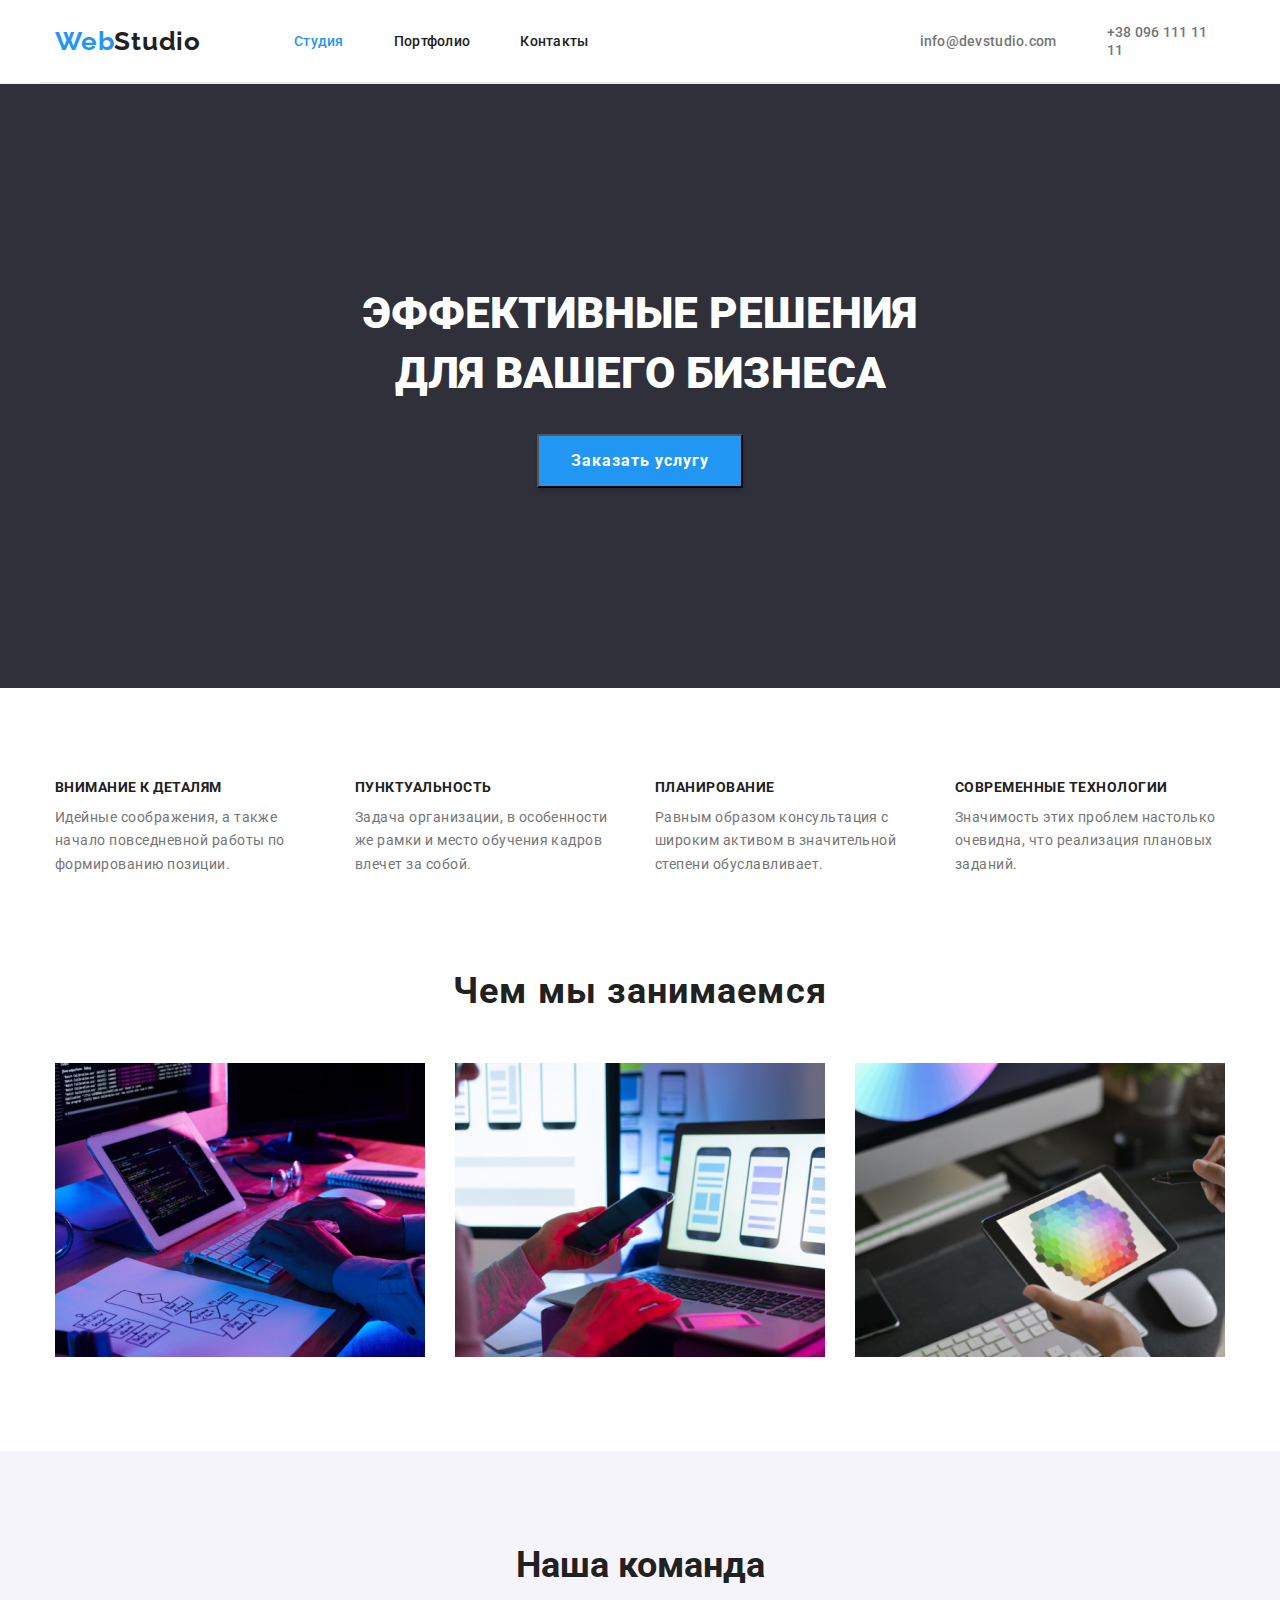
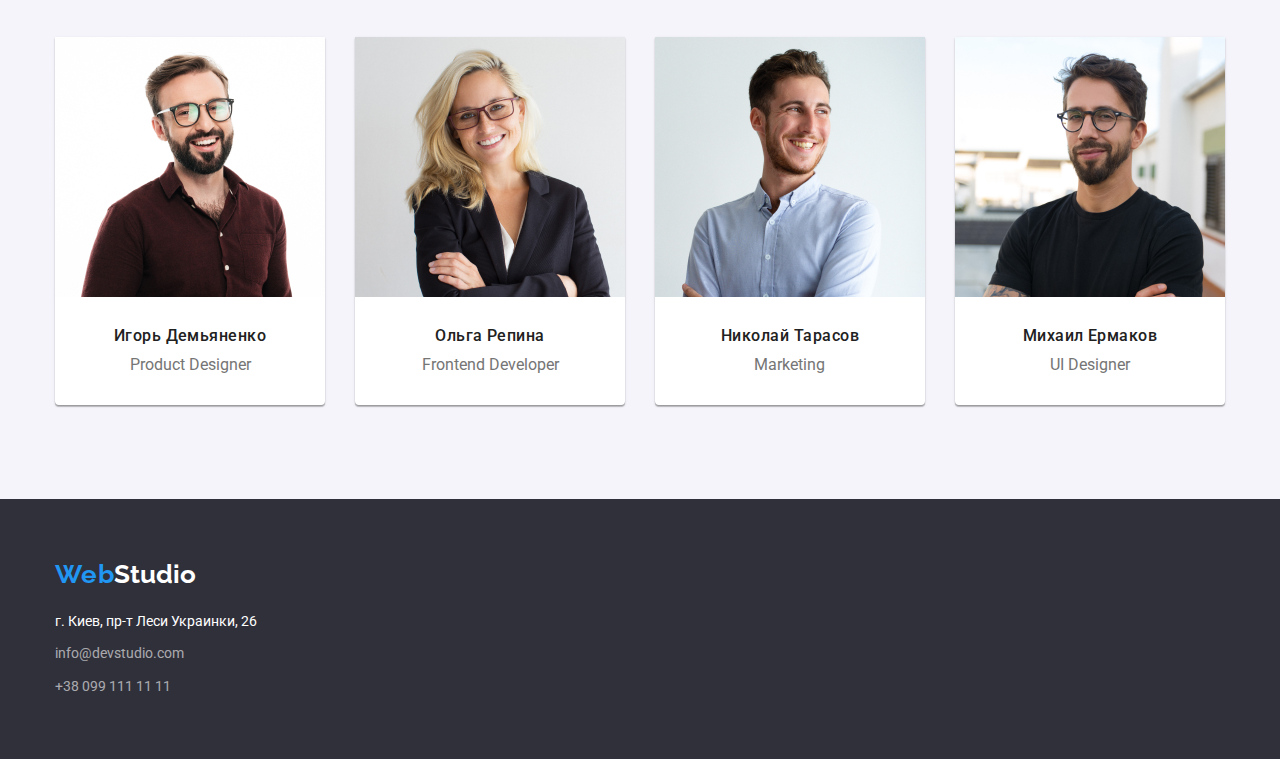
<file: index.html>
<!DOCTYPE html>
<html lang="ru">
<head>
    <meta charset="UTF-8">
    <meta http-equiv="X-UA-Compatible" content="IE=edge">
    <meta name="viewport" content="width=device-width, initial-scale=1.0">
    <title>homework-1</title>
    <link href="https://fonts.googleapis.com/css2?family=Raleway:wght@700&family=Roboto:wght@400;500;700;900&display=swap" rel="stylesheet">
    <link rel="stylesheet" href=https://cdnjs.cloudflare.com/ajax/libs/modern-normalize/1.0.0/modern-normalize.min.css>
    <link rel="stylesheet" href="css/styles.css">
</head>
<body>
    <header class="header">
        <div class="conteiner header">
        <nav class="nav">
            <a class="logo" href="index.html"><span class="web">Web</span><span class="studio">Studio</span></a>
            <ul class="menu-list">
                <li class="item"><a class="menu-element menu-element-active" href="index.html">Студия</a></li>
                <li class="item"><a class="menu-element" href="portfolio.html">Портфолио</a></li>
                <li class="item"><a class="menu-element" href="">Контакты</a></li>
            </ul>
        </nav>
        <ul class="contacts-list">
            <li class="contact-item"><a class="header-contact" href="info@devstudio.com">info@devstudio.com</a></li>
            <li class="contact-item"><a class="header-contact" href="380961111111">+38 096 111 11 11</a></li>
        </ul>
    </div>
    </header>
    <main>
        <section class="hero section">
        <div class="conteiner">
            <h1 class="hero-text">ЭФФEКТИВНЫЕ РЕШЕНИЯ<br> ДЛЯ ВАШЕГО БИЗНЕСА</h1>
            <button class="hero-button" type="button">Заказать услугу</button>
        </div>
        </section>
        <section class="section">
            <div class="conteiner">
            <h2 class="shadow-title">Примеры работ</h2>
            <ul class="list-first">
                <li class="item-first">
                    <h3 class="title-first">ВНИМАНИЕ К ДЕТАЛЯМ</h3>
                    <p class="text-first">Идейные соображения, а также начало повседневной работы по формированию позиции.</p>
                </li>
                <li class="item-first">
                    <h3 class="title-first">ПУНКТУАЛЬНОСТЬ</h3>
                    <p class="text-first">Задача организации, в особенности же рамки и место обучения кадров влечет за собой.</p>
                </li>
                <li class="item-first">
                    <h3 class="title-first">ПЛАНИРОВАНИЕ</h3>
                    <p class="text-first">Равным образом консультация с широким активом в значительной степени обуславливает.</p>
                </li>
                <li class="item-first">
                    <h3 class="title-first">СОВРЕМЕННЫЕ ТЕХНОЛОГИИ</h3>
                    <p class="text-first">Значимость этих проблем настолько очевидна, что реализация плановых заданий.</p>
                </li>
            </ul>
            </div>
        </section>
        <section class="section section-two">
            <div class="conteiner">
            <h2 class="second-title">Чем мы занимаемся</h2>
            <ul class="second-list">
                <li class="img"><img src="images/codding.jpg" alt="codding" width=370></li>
                <li class="img"><img src="images/adaptate.jpg" alt="codding" width=370></li>
                <li class="img" ><img src="images/disign.jpg" alt="design" width=370></li>
            </ul> 
        </div>      
        </section>
        <section class="section-three section">
            <div class="conteiner">
            <h2 class="title-three">Наша команда</h2>
            <ul class="names-list">
                <li class="name">
                    <img class="foto" src="images/igor.jpg" alt="Igor" width=270 height=260>
                <div class="names-info">
                    <h3 class="title-name">Игорь Демьяненко</h3>
                    <p class="name-info">Product Designer</p>
                </div>
                </li>
                <li class="name">
                    <img class="foto" src="images/olga.jpg" alt="Olga" width=270 height=260>
                <div class="names-info">
                    <h3 class="title-name">Ольга Репина</h3>
                    <p class="name-info">Frontend Developer</p>
                </div>
                </li>
                <li class="name">
                    <img class="foto" src="images/nikolai.jpg" alt="Nikolai" width=270 height=260>
                <div class="names-info">
                    <h3 class="title-name">Николай Тарасов</h3>
                    <p class="name-info">Marketing</p>
                </div>
                </li>
                <li class="name">
                    <img class="foto" src="images/mihail.jpg" alt="Mihail" width=270 height=260>
                <div class="names-info">
                    <h3 class="title-name">Михаил Ермаков</h3>
                    <p class="name-info">UI Designer</p>
                </div>
                </li>
            </ul>
        </div>
        </section>
    </main>
    <footer class="footer">
        <div class="conteiner">
        <a href="index.html"><span class="web">Web</span><span class="studio-footer">Studio</span></a>
            <address class="address-info">
            <p class="address">г. Киев, пр-т Леси Украинки, 26</p>
            <ul class="info-footer-list">
                <li class="footer-item"><a class="info" href="info@devstudio.com">info@devstudio.com</a></li>
                <li class="footer-item"><a class="info" href="380991111111">+38 099 111 11 11</a></li>
            </ul>
        </address>
        </div>
    </footer>
</body>
</html>
</file>
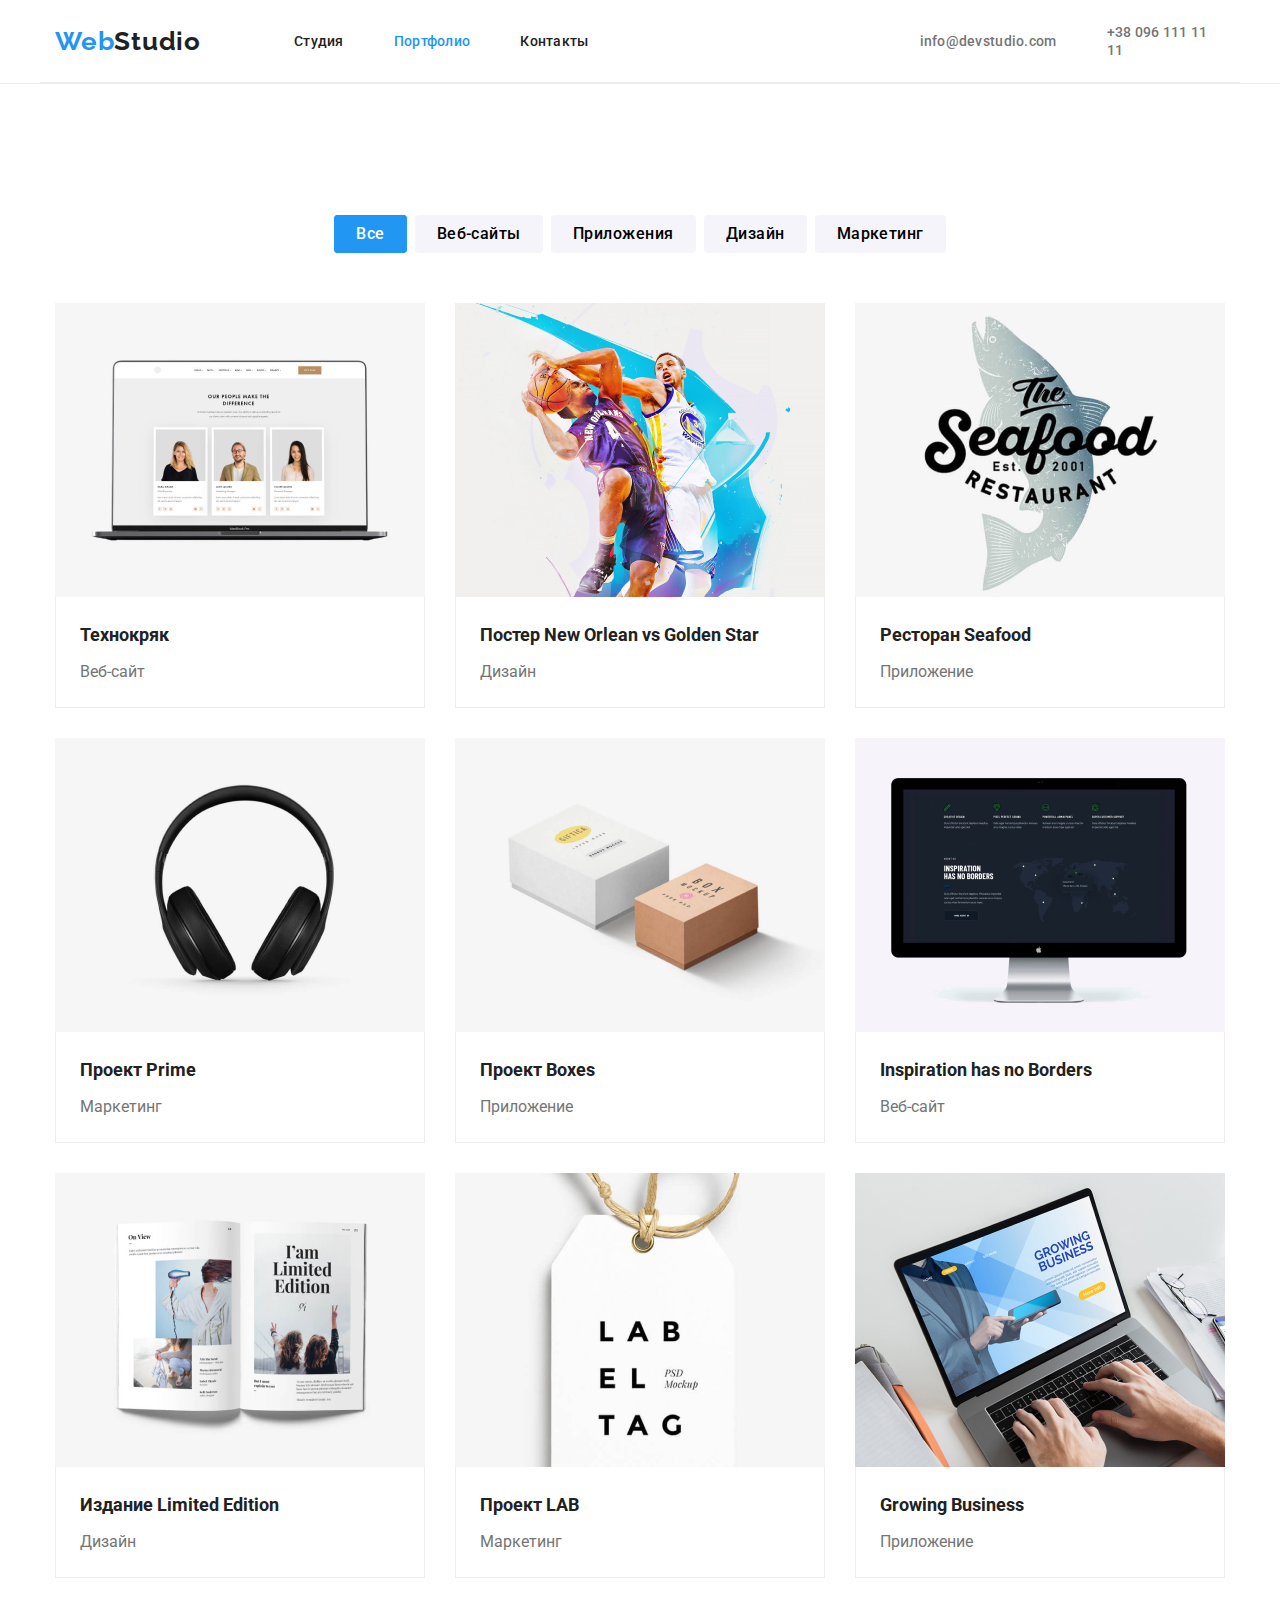
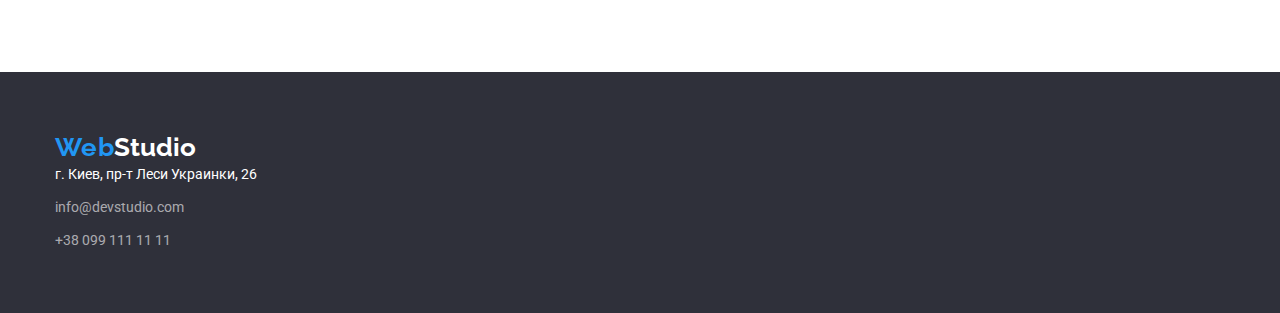
<file: portfolio.html>
<!DOCTYPE html>
<html lang="ru">
<head>
    <meta charset="UTF-8">
    <meta http-equiv="X-UA-Compatible" content="IE=edge">
    <meta name="viewport" content="width=device-width, initial-scale=1.0">
    <title>homework-1</title>
    <link href="https://fonts.googleapis.com/css2?family=Raleway:wght@700&family=Roboto:wght@400;500;700;900&display=swap" rel="stylesheet">
    <link rel="stylesheet" href=https://cdnjs.cloudflare.com/ajax/libs/modern-normalize/1.0.0/modern-normalize.min.css>
    <link rel="stylesheet" href="css/styles.css">
</head>
<body>
    <header class="header">
        <div class="conteiner header">
        <nav class="nav">
            <a class="logo" href="index.html"><span class="web">Web</span><span class="studio">Studio</span></a>
            <ul class="menu-list">
                <li class="item"><a class="menu-element" href="index.html">Студия</a></li>
                <li class="item"><a class="menu-element menu-element-active" href="portfolio.html">Портфолио</a></li>
                <li class="item"><a class="menu-element" href="">Контакты</a></li>
            </ul>
        </nav>
        <ul class="contacts-list">
            <li class="contact-item"><a class="header-contact" href="info@devstudio.com">info@devstudio.com</a></li>
            <li class="contact-item"><a class="header-contact" href="380961111111">+38 096 111 11 11</a></li>
        </ul>
    </div>
    </header>
    <main>
        <section class="portfolio section">
        <div class="conteiner">
            <h1 class="shadow-title-portfolio">Элементы портфолио</h1>
            <ul class="portfolio-menu-list">
                <li class="portfolio-menu-item active"><button class="button-item active" type="button">Все</button></li>
                <li class="portfolio-menu-item"><button class="button-item" type="button">Веб-сайты</button></li>
                <li class="portfolio-menu-item"><button class="button-item" type="button">Приложения</button></li>
                <li class="portfolio-menu-item"><button class="button-item" type="button">Дизайн</button></li>
                <li class="portfolio-menu-item"><button class="button-item" type="button">Маркетинг</button></li>
            </ul>
            <ul class="portfolio-menu">
                <li class="portfolio-item">
                    <a href="#"><img src="images/tehnokrak.jpg" alt="tehnokrak" width=370>
                    <div class="portfolio-info">       
                    <h2 class="portfolio-title">Технокряк</h2> 
                    <p class="portfolio-text">Веб-сайт</p>
                    </div>
                </a> 
                </li>
                <li class="portfolio-item">
                    <a href="#"><img src="images/poster.jpg" alt="poster" width=370>    
                        <div class="portfolio-info">
                        <h2 class="portfolio-title">Постер New Orlean vs Golden Star</h2> 
                        <p class="portfolio-text">Дизайн</p>
                    </div>
                </a> 
                </li>
                <li class="portfolio-item">
                    <a href="#"><img src="images/seafood.jpg" alt="seafood" width=370>   
                        <div class="portfolio-info">
                        <h2 class="portfolio-title">Ресторан Seafood</h2> 
                    <p class="portfolio-text">Приложение</p>
                </div>
            </a> 
                </li>
                <li class="portfolio-item">
                    <a href="#"><img src="images/prime.jpg" alt="prime" width=370>   
                        <div class="portfolio-info">
                        <h2 class="portfolio-title">Проект Prime</h2> 
                    <p class="portfolio-text">Маркетинг</p>
                </div>  
            </a>   
                </li>
                <li class="portfolio-item">
                    <a href="#"><img src="images/boxes.jpg" alt="boxes" width=370> 
                        <div class="portfolio-info">
                        <h2 class="portfolio-title">Проект Boxes</h2> 
                    <p class="portfolio-text">Приложение</p>
                </div> 
            </a>    
                </li>
                <li class="portfolio-item">
                    <a href="#"><img src="images/borders.jpg" alt="borders" width=370>    
                        <div class="portfolio-info">
                        <h2 class="portfolio-title">Inspiration has no Borders</h2> 
                    <p class="portfolio-text">Веб-сайт</p>
                </div>    
            </a> 
                </li>
                <li class="portfolio-item">
                    <a href="#"><img src="images/limited-edition.jpg" alt="limited-edition" width=370>    
                        <div class="portfolio-info">
                        <h2 class="portfolio-title">Издание Limited Edition</h2> 
                    <p class="portfolio-text">Дизайн</p>
                </div> 
            </a>       
                </li>
                <li class="portfolio-item">
                    <a href="#"><img src="images/lab.jpg" alt="lab" width=370>  
                        <div class="portfolio-info">
                        <h2 class="portfolio-title">Проект LAB</h2> 
                    <p class="portfolio-text">Маркетинг</p>
                </div> 
            </a>    
                </li>
                <li class="portfolio-item">
                    <a href="#"><img src="images/business.jpg" alt="business" width=370> 
                        <div class="portfolio-info">
                        <h2 class="portfolio-title">Growing Business</h2> 
                    <p class="portfolio-text">Приложение</p>
                </div>   
            </a>  
                </li>
            </ul>
        </div>
        </section>    
    </main>
    <footer class="footer">
        <div class="conteiner">
        <a href="index.html"><span class="web">Web</span><span class="studio-footer">Studio</span></a>
            <address>
            <p class="address">г. Киев, пр-т Леси Украинки, 26</p>
            <ul class="info-footer-list">
                <li class="footer-item"><a class="info" href="info@devstudio.com">info@devstudio.com</a></li>
                <li class="footer-item"><a class="info" href="380991111111">+38 099 111 11 11</a></li>
            </ul>
        </address>
        </div>
    </footer>
</body>
</html>
</file>
<file: css/styles.css>
:root {
    --border-color:#eeeeee;
    --border-color-header:#ECECEC;
    --background-color: #ffffff;
    --background-footer: #2F303A;
    --background-section-three: #F5F4FA;
    --portfolio-background:#ffffff;
    --text-color: #212121;
    --under-text-color: #757575;
    --animation-links: #2196F3;
    --animation-bottons: #2196F3;
    --buttons-background: #F5F4FA;
    --animation-button-focus:#ffffff;
    --logo: #2196F3; 
    --log:#ffffff;
    --address:#ffffff;
    --info:rgba(255, 255, 255, 0.6);
    --shadow-title: #ffffff;
    --background-hero: #2F303A;
    --hero-color:#ffffff;
    --hero-button-background:#2196F3;
    --hero-button-color:#ffffff;
    --border-name:#ffffff;

}
body{
    font-family: Roboto, sans-serif;
    font-style: normal;
    font-weight: normal;
    color: var(--text-color);
 }
 a {text-decoration: none}
 ul{list-style: none}
    h1,
    h2,
    h3,
    h4, 
    h5,
    h6,
    ul,
    p {margin: 0; padding: 0}
    img{
        display: block;
        width: 100%;
        height: auto;
    }
.conteiner  {
    width: 1200px;
    margin: 0 auto;
    padding:0 15px;
}
.section{
    padding-top: 94px ;
    padding-bottom: 94px;
}
 /* HEADER */
 .header{
    display:flex;
    border-bottom: 1px solid var(--border-color-header);
}
 .nav{
     display:flex;
     align-items: center;
 }
 .menu-list{
     display: flex;
     margin-right: 331px;
     margin-left: 93px;
}
.item, .menu-element, .header-contact{
     padding-bottom: 32px;
     padding-top: 32px;
}
 .item:not(:first-child) {
     margin-left: 50px;
 }
 .contacts-list{
     display: flex;
     align-items: center;
}
.contacts-list .contact-item:last-child{
    margin-left: 50px;
 }
 .web, .studio{
    font-family: Raleway;
    font-weight: bold;
    font-size: 26px;
    line-height: 1.19; 
    color: var(--text-color);
    letter-spacing: 0.03em;
    padding-bottom: 25px;
    padding-top: 24px;
}
 .web{
     color:var(--logo);
     letter-spacing: 0.03em;
 }
 .menu-element{
    font-weight: 500;
    font-size: 14px;
    line-height: 1.14;
    letter-spacing: 0.02em;
    color:inherit;
 }
 .menu-element:focus, .menu-element:hover {
     color:var(--animation-links);

 }
 .menu-element-active{
     color: var(--animation-links);
 }
 .header-contact{
    font-weight: 500;
    font-size: 14px;
    line-height: 1.14;
    letter-spacing: 0.02em;
    color: var(--under-text-color);}
.header-contact:focus, .header-contact:hover {
        color:var(--animation-links);

}
 /* FOOTER */
.footer{
    background-color: var(--background-footer);
    padding-top: 60px;
    padding-bottom: 60px;
}

 .studio-footer{
    font-family: Raleway;
    font-weight: bold;
    font-size: 26px;
    line-height: 1.19;
    color: var(--log);
    }
.address-info{
    margin-top: 20px; 
}
.address{
    font-style: normal; /*destroed italic */
    font-weight: normal;
    font-size: 14px;
    line-height: 1.71;
    color: var(--log);
    margin-bottom: 9px;
}
.info{
    font-style: normal; /*destroed italic */
    font-size: 14px;
    line-height: 1.71;
    color: var(--info);
}
.footer-item{
margin-top: 9px;
}
.info:focus, .info:hover{
    color:var(--animation-links);
}

 /* INDEX-MAIN */
 /* hero-section */
 .shadow-title{
    color: var(--shadow-title);
    margin-bottom: -30px;
 }
 .shadow-title-portfolio{
 color: var(--portfolio-background);
 }
 .hero{
     background-color: var(--background-hero);
     color: var(--hero-color);
     display: flex;
     flex-direction: column;
     align-items: center;
     padding-top: 200px;
     padding-bottom: 200px;
 }
.hero-text{
    font-weight: 900;
    font-size: 44px;
    line-height: 1.36;
    margin-bottom: 30px;
    display: flex;
    text-align: center;
    justify-content: center;
}
 .hero-button{
    font-family: inherit;
     background-color: var(--hero-button-background);
     color: var(--hero-button-color);
     font-weight: bold;
     font-size: 16px;
     line-height: 1.87;
     cursor:pointer;
     padding: 10px 32px 10px 32px;
     letter-spacing: 0.06em;
     display: flex;
     justify-content: center;
     margin: auto;
     box-shadow: 0px 4px 4px rgba(0, 0, 0, 0.15);
}
/* section-one */
.list-first{
    display: flex;
    letter-spacing: 0.03em;
}
.list-first .item-first{
    width: 270px;
}
.list-first .item-first:not(:first-child){
    margin-left: 30px;
}
.title-first{
    font-weight: bold;
    font-size: 14px;
    line-height: 1.14;
    margin-bottom: 10px;
}
.text-first{
    font-size: 14px;
    line-height: 1.71;
    color: var(--under-text-color);
}
/* section-two */
.section-two{
    padding-top: 0px;
}
.second-title{
    font-weight: bold;
    font-size: 36px;
    line-height: 1.16;
    letter-spacing: 0.03em;
    margin-bottom: 50px;
    display: flex;
    justify-content: center;
}
.second-list{
    display: flex;
}
.second-list .img:not(:last-child){
    margin-right: 30px;
}

/* section-three */
.section-three{
background-color: var(--background-section-three);align-items: center;
}
.card-three{
    display: flex;
    flex-direction: column;
    align-items: center;
}
.title-three{
    font-weight: bold;
    font-size: 36px;
    line-height: 1.16;
    display: flex;
    justify-content: center;
    margin-bottom: 50px;
}
.names-list{
    display: flex;
}
.names-list .name:not(:last-child){
        margin-right: 30px;
    }
.names-info{
    display: flex;
    flex-direction: column;
    align-items: center;
    padding-top: 30px;
    padding-bottom: 30px;

}
.name{
    display: flex;
    flex-direction: column;
    align-items: center;
    border-radius: 0px 0px 4px 4px;
    box-shadow: 0px 1px 3px rgba(0, 0, 0, 0.12),0px 1px 1px rgba(0, 0, 0, 0.14), 0px 2px 1px rgba(0, 0, 0, 0.2);
    background-color: var(--border-name);
}
.title-name{
    font-weight: 500;
    font-size: 16px;
    line-height: 1.18;
    letter-spacing: 0.03em;
    margin-bottom: 10px;
}
.name-info{
    font-size: 16px;
    line-height: 1.18;
    color: var(--under-text-color);
}
/* PORTFOLIO-MAIN */
/* buttons */
.portfolio{
    background-color:var(--portfolio-background);
}
.portfolio-menu-item{
    border-radius: 4px;
}
.portfolio-menu-list{
    display: flex;
    justify-content: center;
    margin-bottom: 50px;
}
.portfolio-menu-item:not(:last-child){
    margin-right: 8px;
}
.button-item{
    font-family: inherit;
    font-weight: 500;
    font-size: 16px;
    line-height: 1.62;
    cursor:pointer;
    letter-spacing: 0.03em;
    background-color: var(--buttons-background);
    padding: 6px 22px;
    border:none;
    border-radius: 4px;
}
.active{
    background-color: var(--animation-bottons);
    color: var(--animation-button-focus); 
}
.button-item:hover,
.button-item:focus{
    background-color: var(--animation-bottons);
    color: var(--animation-button-focus);
}
/* portfolio */
.portfolio-menu{
display: flex;
flex-wrap: wrap;
}
.portfolio-item:nth-child(3n + 3){
    margin-right: 0;
    }
.portfolio-item:nth-last-child(-n + 3){
    margin-bottom: 0;
    }
.portfolio-item{
margin-right:30px;
margin-bottom: 30px;
}
.portfolio-info{
border-left: 1px solid var(--border-color);
border-bottom: 1px solid var(--border-color);
border-right: 1px solid var(--border-color);
padding-top: 20px;
padding-left: 24px;
padding-bottom: 20px;
}
.portfolio-title{
    font-weight: bold;
    font-size: 18px;
    line-height: 2;
    color: var(--text-color);
    margin-bottom: 4px;
}
.portfolio-text{
    font-size: 16px;
    line-height: 1.87;
    color: var(--under-text-color);
}
</file>
